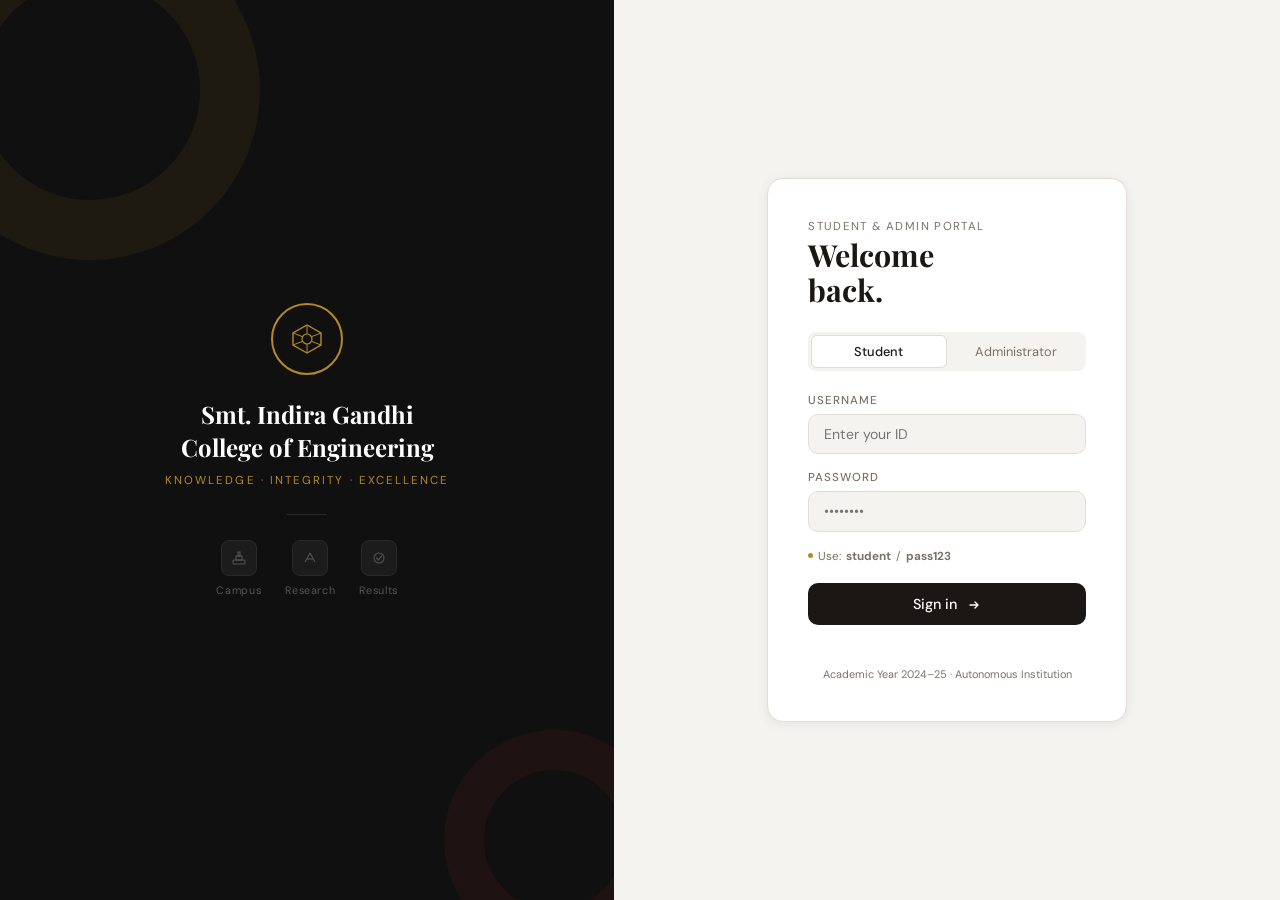
<file: index.html>
<!DOCTYPE html>
<html lang="en">
<head>
  <meta charset="UTF-8"/>
  <meta name="viewport" content="width=device-width, initial-scale=1.0"/>
  <title>SMT Indira Gandhi College of Engineering</title>
  <link href="https://fonts.googleapis.com/css2?family=Playfair+Display:wght@600;700&family=DM+Sans:wght@300;400;500&display=swap" rel="stylesheet"/>
  <style>
    *, *::before, *::after { box-sizing: border-box; margin: 0; padding: 0; }
    :root {
      --bg:      #f5f3ef;
      --surface: #ffffff;
      --border:  #e2ddd6;
      --ink:     #1a1714;
      --muted:   #7a7269;
      --accent:  #c0392b;
      --gold:    #b5892a;
      --green:   #1a7a4a;
      --radius:  10px;
      --shadow:  0 2px 12px rgba(0,0,0,.07);
      --font-h:  'Playfair Display', serif;
      --font-b:  'DM Sans', sans-serif;
    }
    body { font-family: var(--font-b); background: var(--bg); color: var(--ink); min-height: 100vh; }
    @keyframes popIn { from{transform:scale(.95);opacity:0} to{transform:scale(1);opacity:1} }
 
    /* ── Page switcher ── */
    .page { display: none; }
    .page.active { display: flex; }
 
    /* ══════════ LOGIN ══════════ */
    #login-page { min-height: 100vh; }
    .login-bg { display: flex; width: 100%; min-height: 100vh; }
 
    .login-left {
      width: 48%; background: #111010;
      display: flex; flex-direction: column; align-items: center; justify-content: center;
      padding: 3rem 2.5rem; position: relative; overflow: hidden;
    }
    .lp-left-arc {
      position: absolute; width: 340px; height: 340px; border-radius: 50%;
      border: 60px solid rgba(181,137,42,.08); top: -80px; left: -80px; pointer-events: none;
    }
    .lp-left-arc2 {
      position: absolute; width: 220px; height: 220px; border-radius: 50%;
      border: 40px solid rgba(192,57,43,.07); bottom: -50px; right: -50px; pointer-events: none;
    }
    .lp-crest {
      width: 72px; height: 72px; border: 2px solid var(--gold); border-radius: 50%;
      display: flex; align-items: center; justify-content: center;
      margin-bottom: 1.4rem; position: relative; z-index: 1;
    }
    .lp-crest svg { width: 36px; height: 36px; }
    .college-brand { position: relative; z-index: 1; text-align: center; }
    .college-brand h1 {
      font-family: var(--font-h); font-size: clamp(1.2rem, 2vw, 1.5rem);
      color: #fff; line-height: 1.4; margin-bottom: .5rem;
    }
    .college-brand p { color: var(--gold); font-size: .72rem; letter-spacing: .18em; text-transform: uppercase; }
    .lp-divider { width: 40px; height: 1px; background: #2a2a2a; margin: 1.6rem auto; }
    .lp-pillars { display: flex; gap: 1.5rem; justify-content: center; position: relative; z-index: 1; }
    .lp-pillar { text-align: center; }
    .lp-pillar-icon {
      width: 36px; height: 36px; border-radius: 8px;
      background: #1c1c1c; border: 1px solid #2a2a2a;
      display: flex; align-items: center; justify-content: center; margin: 0 auto .4rem;
    }
    .lp-pillar-label { font-size: .67rem; color: #555; letter-spacing: .06em; }
 
    .login-right { flex: 1; display: flex; align-items: center; justify-content: center; padding: 3rem; }
    .login-box {
      width: 100%; max-width: 360px; background: var(--surface);
      border: 1px solid var(--border); border-radius: 16px;
      padding: 2.5rem; box-shadow: var(--shadow);
    }
    .lp-greeting { font-size: .72rem; letter-spacing: .12em; text-transform: uppercase; color: var(--muted); margin-bottom: .3rem; }
    .login-box h2 { font-family: var(--font-h); font-size: 1.9rem; line-height: 1.15; margin-bottom: 1.5rem; }
    .login-toggle {
      display: flex; background: var(--bg); border-radius: 8px;
      padding: 3px; gap: 3px; margin-bottom: 1.4rem;
    }
    .toggle-btn {
      flex: 1; padding: .42rem; border: none; border-radius: 6px;
      background: transparent; font-family: var(--font-b); font-size: .8rem;
      color: var(--muted); cursor: pointer; transition: all .2s;
    }
    .toggle-btn.active { background: var(--surface); color: var(--ink); font-weight: 500; border: 1px solid var(--border); }
    .form-group { margin-bottom: 1rem; }
    .form-group label { display: block; font-size: .72rem; font-weight: 500; color: var(--muted); text-transform: uppercase; letter-spacing: .08em; margin-bottom: .35rem; }
    .form-group input {
      width: 100%; padding: .65rem .9rem; border: 1px solid var(--border); border-radius: var(--radius);
      font-family: var(--font-b); font-size: .88rem; background: var(--bg); color: var(--ink);
      outline: none; transition: border .2s;
    }
    .form-group input:focus { border-color: var(--gold); }
    .login-hint { font-size: .73rem; color: var(--muted); margin-bottom: 1.2rem; display: flex; align-items: center; gap: 5px; }
    .hint-dot { width: 5px; height: 5px; border-radius: 50%; background: var(--gold); flex-shrink: 0; display: inline-block; }
    .login-err { font-size: .78rem; color: var(--accent); margin-top: .6rem; min-height: 1.1em; text-align: center; }
    .lp-footer-note { font-size: .68rem; color: var(--muted); text-align: center; margin-top: 1.2rem; }
    .btn-primary {
      background: var(--ink); color: #fff; border: none; border-radius: var(--radius);
      padding: .75rem 1.5rem; font-family: var(--font-b); font-size: .9rem; font-weight: 500;
      cursor: pointer; transition: background .2s, transform .1s; width: 100%;
    }
    .btn-primary:hover { background: #333; }
    .btn-primary:active { transform: scale(.98); }
 
    /* ══════════ STUDENT APP ══════════ */
    #student-app { display: none; min-height: 100vh; font-family: var(--font-b); background: var(--bg); color: var(--ink); }
    #student-app.active { display: flex; }
 
    #st-sidebar {
      width: 220px; min-height: 100vh; background: var(--ink);
      display: flex; flex-direction: column; padding: 1.5rem 1rem;
      position: fixed; top: 0; left: 0; bottom: 0; z-index: 100; overflow-y: auto;
    }
    .st-brand { display: flex; align-items: center; gap: .7rem; padding-bottom: 1.3rem; border-bottom: 1px solid #262626; margin-bottom: 1.2rem; }
    .st-crest {
      width: 36px; height: 36px; border: 1.5px solid var(--gold); border-radius: 50%;
      display: flex; align-items: center; justify-content: center; flex-shrink: 0;
    }
    .st-brand-text { font-family: var(--font-h); color: #fff; font-size: .9rem; line-height: 1.2; }
    .st-brand-sub  { font-size: .65rem; color: #555; text-transform: uppercase; letter-spacing: .1em; margin-top: 2px; }
    .st-nav-label  { font-size: .63rem; text-transform: uppercase; letter-spacing: .14em; color: #444; margin: 1.1rem 0 .45rem .3rem; }
    .st-nav-item {
      display: flex; align-items: center; gap: .5rem; padding: .52rem .75rem;
      border-radius: 8px; color: #888; font-size: .84rem; cursor: pointer;
      transition: background .15s, color .15s; margin-bottom: 2px; user-select: none;
    }
    .st-nav-item:hover { background: #1e1e1e; color: #ddd; }
    .st-nav-item.active { background: var(--gold); color: #fff; font-weight: 500; }
    .ni-dot { width: 7px; height: 7px; border-radius: 50%; background: currentColor; opacity: .5; flex-shrink: 0; }
    .st-sidebar-footer { margin-top: auto; padding-top: 1rem; border-top: 1px solid #262626; }
    .st-user-row { display: flex; align-items: center; gap: .6rem; margin-bottom: .8rem; }
    .st-avatar {
      width: 32px; height: 32px; border-radius: 50%; background: #2a2a2a;
      display: flex; align-items: center; justify-content: center;
      font-size: .75rem; color: var(--gold); font-weight: 500; flex-shrink: 0;
    }
    .st-user-name { font-size: .82rem; color: #ccc; }
    .st-user-role { font-size: .67rem; color: #555; }
    .st-btn-logout {
      width: 100%; padding: .5rem; border: 1px solid #2a2a2a; border-radius: 8px;
      background: transparent; color: #666; font-family: var(--font-b); font-size: .8rem;
      cursor: pointer; transition: all .2s;
    }
    .st-btn-logout:hover { background: #1e1e1e; color: #aaa; }
 
    #st-main { margin-left: 220px; flex: 1; padding: 2rem 2.2rem; min-height: 100vh; }
    .st-topbar { display: flex; align-items: center; justify-content: space-between; margin-bottom: 2rem; }
    .st-page-title { font-family: var(--font-h); font-size: 1.7rem; }
    .st-page-sub   { font-size: .8rem; color: var(--muted); margin-top: 2px; }
    .st-upload-btn {
      display: flex; align-items: center; gap: .5rem; padding: .55rem 1.2rem;
      background: var(--ink); color: #fff; border: none; border-radius: 8px;
      font-family: var(--font-b); font-size: .84rem; font-weight: 500;
      cursor: pointer; transition: background .2s; flex-shrink: 0;
    }
    .st-upload-btn:hover { background: #333; }
 
    /* Year blocks */
    .st-year-block { background: var(--surface); border: 1px solid var(--border); border-radius: 14px; margin-bottom: 1.2rem; overflow: hidden; }
    .st-year-header { display: flex; align-items: center; justify-content: space-between; padding: 1.1rem 1.4rem; cursor: pointer; user-select: none; transition: background .15s; }
    .st-year-header:hover { background: #faf9f7; }
    .st-year-title { display: flex; align-items: center; gap: .7rem; }
    .st-year-tag { font-size: .7rem; font-weight: 500; padding: 3px 10px; border-radius: 20px; text-transform: uppercase; letter-spacing: .07em; }
    .st-year-tag.sy { background: #e8f4fd; color: #1a5e9a; }
    .st-year-tag.ty { background: #eaf3de; color: #3b6d11; }
    .st-year-tag.fy { background: #faeeda; color: #854f0b; }
    .st-year-name { font-family: var(--font-h); font-size: 1.05rem; }
    .st-chevron { width: 18px; height: 18px; transition: transform .25s; color: var(--muted); }
    .st-year-block.open .st-chevron { transform: rotate(180deg); }
    .st-year-body { display: none; padding: 0 1.4rem 1.4rem; border-top: 1px solid var(--border); }
    .st-year-block.open .st-year-body { display: block; }
 
    /* Sub tabs */
    .st-sub-tab-row { display: flex; gap: .45rem; padding: 1rem 0 .9rem; flex-wrap: wrap; }
    .st-sub-tab {
      padding: .4rem 1rem; border-radius: 20px; border: 1px solid var(--border);
      background: var(--bg); font-family: var(--font-b); font-size: .78rem;
      color: var(--muted); cursor: pointer; transition: all .18s;
    }
    .st-sub-tab.active { background: var(--ink); color: #fff; border-color: var(--ink); }
    .st-sub-panel { display: none; }
    .st-sub-panel.active { display: block; }
 
    /* File cards */
    .st-file-grid { display: grid; grid-template-columns: repeat(auto-fill, minmax(210px, 1fr)); gap: 1rem; }
    .st-file-card {
      background: var(--bg); border: 1px solid var(--border); border-radius: 12px;
      padding: 1.1rem 1rem; display: flex; flex-direction: column; gap: .35rem;
      transition: box-shadow .18s, transform .18s;
    }
    .st-file-card:hover { box-shadow: var(--shadow); transform: translateY(-2px); }
    .st-file-icon     { font-size: 1.8rem; margin-bottom: .15rem; }
    .st-file-name     { font-weight: 500; font-size: .88rem; line-height: 1.35; color: var(--ink); }
    .st-file-subject  { font-size: .75rem; color: var(--muted); }
    .st-file-uploader { font-size: .72rem; color: var(--muted); }
    .st-file-footer {
      display: flex; align-items: center; justify-content: space-between;
      margin-top: .55rem; padding-top: .6rem; border-top: 1px solid var(--border);
    }
    .st-badge { display: inline-flex; align-items: center; gap: 4px; padding: 3px 8px; border-radius: 20px; font-size: .68rem; font-weight: 500; }
    .st-badge.approved { background: #d1e7dd; color: #0a3622; }
    .st-badge.pending  { background: #fff3cd; color: #856404; }
    .st-badge.rejected { background: #f8d7da; color: #842029; }
    .st-dl-btn {
      display: inline-flex; align-items: center; gap: 4px; padding: .32rem .75rem;
      background: var(--ink); color: #fff; border: none; border-radius: 6px;
      font-family: var(--font-b); font-size: .72rem; cursor: pointer; transition: background .18s;
    }
    .st-dl-btn:hover { background: #333; }
    .st-empty { text-align: center; color: var(--muted); font-size: .84rem; padding: 2rem 1rem; grid-column: 1 / -1; }
 
    /* My Uploads table */
    .st-table-wrap { background: var(--surface); border: 1px solid var(--border); border-radius: 14px; overflow: hidden; }
    .st-table { width: 100%; border-collapse: collapse; }
    .st-table th {
      font-size: .68rem; text-transform: uppercase; letter-spacing: .09em; color: var(--muted);
      font-weight: 500; padding: .65rem 1.1rem; text-align: left; border-bottom: 1px solid var(--border); background: var(--bg);
    }
    .st-table td { padding: .78rem 1.1rem; font-size: .85rem; border-bottom: 1px solid #f0ede8; vertical-align: middle; }
    .st-table tr:last-child td { border-bottom: none; }
    .st-table tr:hover td { background: #faf9f7; }
 
    /* Upload Modal */
    .st-modal-overlay { display: none; position: fixed; inset: 0; background: rgba(0,0,0,.4); z-index: 999; align-items: center; justify-content: center; }
    .st-modal-overlay.open { display: flex; }
    .st-modal-box { background: var(--surface); border-radius: 16px; padding: 2rem; width: min(440px, 94vw); box-shadow: 0 8px 40px rgba(0,0,0,.18); animation: popIn .2s ease; }
    .st-modal-box h3 { font-family: var(--font-h); font-size: 1.3rem; margin-bottom: .25rem; }
    .st-modal-sub { font-size: .8rem; color: var(--muted); margin-bottom: 1.4rem; }
    .st-form-group { margin-bottom: 1rem; }
    .st-form-group label { display: block; font-size: .72rem; font-weight: 500; color: var(--muted); text-transform: uppercase; letter-spacing: .08em; margin-bottom: .35rem; }
    .st-form-group input, .st-form-group select {
      width: 100%; padding: .65rem .9rem; border: 1px solid var(--border); border-radius: var(--radius);
      font-family: var(--font-b); font-size: .88rem; background: var(--bg); color: var(--ink); outline: none; transition: border .2s;
    }
    .st-form-group input:focus, .st-form-group select:focus { border-color: var(--gold); }
    .st-modal-actions { display: flex; gap: .7rem; justify-content: flex-end; margin-top: 1.4rem; }
    .st-btn-cancel { padding: .6rem 1.2rem; border: 1px solid var(--border); border-radius: var(--radius); background: transparent; font-family: var(--font-b); font-size: .86rem; color: var(--muted); cursor: pointer; transition: all .18s; }
    .st-btn-cancel:hover { background: var(--bg); color: var(--ink); }
    .st-btn-submit { padding: .6rem 1.4rem; border: none; border-radius: var(--radius); background: var(--ink); color: #fff; font-family: var(--font-b); font-size: .86rem; font-weight: 500; cursor: pointer; transition: background .2s; }
    .st-btn-submit:hover { background: #333; }
 
    /* Toast */
    #st-toast {
      position: fixed; bottom: 2rem; left: 50%; transform: translateX(-50%) translateY(80px);
      background: var(--ink); color: #fff; border-radius: 12px; padding: .75rem 1.5rem;
      font-size: .85rem; box-shadow: 0 4px 20px rgba(0,0,0,.25); z-index: 9999;
      transition: transform .3s cubic-bezier(.34,1.56,.64,1), opacity .3s;
      opacity: 0; pointer-events: none; white-space: nowrap;
    }
    #st-toast.show { transform: translateX(-50%) translateY(0); opacity: 1; }
 
    @media (max-width: 700px) {
      .login-left { display: none; }
      .login-right { padding: 2rem 1.4rem; }
      #st-sidebar { width: 180px; }
      #st-main { margin-left: 180px; padding: 1.2rem; }
    }
  </style>
</head>
<body>
 
<!-- ══════════ LOGIN PAGE ══════════ -->
<div id="login-page" class="page active">
  <div class="login-bg">
    <div class="login-left">
      <div class="lp-left-arc"></div>
      <div class="lp-left-arc2"></div>
      <div class="lp-crest">
        <svg viewBox="0 0 36 36" fill="none">
          <polygon points="18,4 32,12 32,24 18,32 4,24 4,12" stroke="#b5892a" stroke-width="1.4" fill="none"/>
          <circle cx="18" cy="18" r="5" stroke="#b5892a" stroke-width="1.2" fill="none"/>
          <line x1="18" y1="4" x2="18" y2="13" stroke="#b5892a" stroke-width="1"/>
          <line x1="18" y1="23" x2="18" y2="32" stroke="#b5892a" stroke-width="1"/>
          <line x1="4" y1="12" x2="13" y2="15.5" stroke="#b5892a" stroke-width="1"/>
          <line x1="23" y1="20.5" x2="32" y2="24" stroke="#b5892a" stroke-width="1"/>
          <line x1="4" y1="24" x2="13" y2="20.5" stroke="#b5892a" stroke-width="1"/>
          <line x1="23" y1="15.5" x2="32" y2="12" stroke="#b5892a" stroke-width="1"/>
        </svg>
      </div>
      <div class="college-brand">
        <h1>Smt. Indira Gandhi<br/>College of Engineering</h1>
        <p>Knowledge · Integrity · Excellence</p>
      </div>
      <div class="lp-divider"></div>
      <div class="lp-pillars">
        <div class="lp-pillar">
          <div class="lp-pillar-icon">
            <svg width="16" height="16" viewBox="0 0 16 16" fill="none">
              <rect x="2" y="10" width="12" height="4" rx="1" stroke="#555" stroke-width="1.1"/>
              <rect x="5" y="6" width="6" height="4" stroke="#555" stroke-width="1.1"/>
              <rect x="7" y="2" width="2" height="4" stroke="#555" stroke-width="1.1"/>
            </svg>
          </div>
          <div class="lp-pillar-label">Campus</div>
        </div>
        <div class="lp-pillar">
          <div class="lp-pillar-icon">
            <svg width="16" height="16" viewBox="0 0 16 16" fill="none">
              <path d="M3 12 L8 3 L13 12" stroke="#555" stroke-width="1.1" stroke-linejoin="round"/>
              <line x1="5" y1="9" x2="11" y2="9" stroke="#555" stroke-width="1.1"/>
            </svg>
          </div>
          <div class="lp-pillar-label">Research</div>
        </div>
        <div class="lp-pillar">
          <div class="lp-pillar-icon">
            <svg width="16" height="16" viewBox="0 0 16 16" fill="none">
              <circle cx="8" cy="8" r="5" stroke="#555" stroke-width="1.1"/>
              <path d="M5.5 8 L7.5 10 L10.5 6" stroke="#555" stroke-width="1.1" stroke-linecap="round" stroke-linejoin="round"/>
            </svg>
          </div>
          <div class="lp-pillar-label">Results</div>
        </div>
      </div>
    </div>
 
    <div class="login-right">
      <div class="login-box">
        <div class="lp-greeting">Student &amp; Admin Portal</div>
        <h2 id="login-title">Welcome<br/>back.</h2>
        <div class="login-toggle">
          <button class="toggle-btn active" id="btn-student" onclick="switchRole('student')">Student</button>
          <button class="toggle-btn" id="btn-admin" onclick="switchRole('admin')">Administrator</button>
        </div>
        <div class="form-group">
          <label>Username</label>
          <input type="text" id="login-user" placeholder="Enter your ID" onkeydown="if(event.key==='Enter')doLogin()"/>
        </div>
        <div class="form-group">
          <label>Password</label>
          <input type="password" id="login-pass" placeholder="••••••••" onkeydown="if(event.key==='Enter')doLogin()"/>
        </div>
        <p class="login-hint" id="login-hint"><span class="hint-dot"></span> Use: <b>student</b> / <b>pass123</b></p>
        <button class="btn-primary" onclick="doLogin()">
          Sign in
          <svg width="14" height="14" viewBox="0 0 14 14" fill="none" style="margin-left:6px;vertical-align:middle">
            <path d="M3 7h8M8 4l3 3-3 3" stroke="#fff" stroke-width="1.4" stroke-linecap="round" stroke-linejoin="round"/>
          </svg>
        </button>
        <p class="login-err" id="login-err"></p>
        <p class="lp-footer-note">Academic Year 2024–25 · Autonomous Institution</p>
      </div>
    </div>
  </div>
</div>
 
<!-- ══════════ STUDENT APP ══════════ -->
<div id="student-app">
 
  <aside id="st-sidebar">
    <div class="st-brand">
      <div class="st-crest">
        <svg width="18" height="18" viewBox="0 0 36 36" fill="none">
          <polygon points="18,4 32,12 32,24 18,32 4,24 4,12" stroke="#b5892a" stroke-width="1.6" fill="none"/>
          <circle cx="18" cy="18" r="5" stroke="#b5892a" stroke-width="1.4" fill="none"/>
        </svg>
      </div>
      <div>
        <div class="st-brand-text">SIGCE</div>
        <div class="st-brand-sub">Student Portal</div>
      </div>
    </div>
 
    <nav>
      <div class="st-nav-label">Browse</div>
      <div class="st-nav-item active" id="st-nav-sy" onclick="stShowYear('sy')">
        <span class="ni-dot"></span> Second Year
      </div>
      <div class="st-nav-item" id="st-nav-ty" onclick="stShowYear('ty')">
        <span class="ni-dot"></span> Third Year
      </div>
      <div class="st-nav-item" id="st-nav-fy" onclick="stShowYear('fy')">
        <span class="ni-dot"></span> Final Year
      </div>
      <div class="st-nav-label">My Activity</div>
      <div class="st-nav-item" id="st-nav-mine" onclick="stShowMyUploads()">
        <span class="ni-dot"></span> My Submissions
      </div>
    </nav>
 
    <div class="st-sidebar-footer">
      <div class="st-user-row">
        <div class="st-avatar" id="st-avatar">PS</div>
        <div>
          <div class="st-user-name" id="st-user-name">Priya Sharma</div>
          <div class="st-user-role">Student</div>
        </div>
      </div>
      <button class="st-btn-logout" onclick="doLogout()">← Logout</button>
    </div>
  </aside>
 
  <main id="st-main">
    <div class="st-topbar">
      <div>
        <div class="st-page-title" id="st-page-title">Second Year</div>
        <div class="st-page-sub" id="st-page-sub">Browse and download approved study materials</div>
      </div>
      <button class="st-upload-btn" onclick="stOpenUpload()">
        <svg width="13" height="13" viewBox="0 0 14 14" fill="none" stroke="#fff" stroke-width="2" stroke-linecap="round">
          <path d="M7 2v10M2 7h10"/>
        </svg>
        Upload Material
      </button>
    </div>
 
    <!-- Browse Panel -->
    <div id="st-panel-browse">
      <!-- Second Year -->
      <div class="st-year-block open" id="st-yb-sy">
        <div class="st-year-header" onclick="stToggleYear('sy')">
          <div class="st-year-title">
            <span class="st-year-tag sy">2nd</span>
            <span class="st-year-name">Second Year</span>
          </div>
          <svg class="st-chevron" viewBox="0 0 24 24" fill="none" stroke="currentColor" stroke-width="2"><path d="M6 9l6 6 6-6"/></svg>
        </div>
        <div class="st-year-body">
          <div class="st-sub-tab-row">
            <button class="st-sub-tab active" onclick="stSwitchSub('sy','notes',this)">📄 Notes</button>
            <button class="st-sub-tab" onclick="stSwitchSub('sy','assignments',this)">📝 Assignments</button>
            <button class="st-sub-tab" onclick="stSwitchSub('sy','experiments',this)">🔬 Experiments</button>
            <button class="st-sub-tab" onclick="stSwitchSub('sy','pyq',this)">📚 PYQs</button>
          </div>
          <div id="st-sy-notes"       class="st-sub-panel active"><div class="st-file-grid" id="stg-sy-notes"></div></div>
          <div id="st-sy-assignments" class="st-sub-panel"><div class="st-file-grid" id="stg-sy-assignments"></div></div>
          <div id="st-sy-experiments" class="st-sub-panel"><div class="st-file-grid" id="stg-sy-experiments"></div></div>
          <div id="st-sy-pyq"         class="st-sub-panel"><div class="st-file-grid" id="stg-sy-pyq"></div></div>
        </div>
      </div>
 
      <!-- Third Year -->
      <div class="st-year-block open" id="st-yb-ty">
        <div class="st-year-header" onclick="stToggleYear('ty')">
          <div class="st-year-title">
            <span class="st-year-tag ty">3rd</span>
            <span class="st-year-name">Third Year</span>
          </div>
          <svg class="st-chevron" viewBox="0 0 24 24" fill="none" stroke="currentColor" stroke-width="2"><path d="M6 9l6 6 6-6"/></svg>
        </div>
        <div class="st-year-body">
          <div class="st-sub-tab-row">
            <button class="st-sub-tab active" onclick="stSwitchSub('ty','notes',this)">📄 Notes</button>
            <button class="st-sub-tab" onclick="stSwitchSub('ty','assignments',this)">📝 Assignments</button>
            <button class="st-sub-tab" onclick="stSwitchSub('ty','experiments',this)">🔬 Experiments</button>
            <button class="st-sub-tab" onclick="stSwitchSub('ty','pyq',this)">📚 PYQs</button>
          </div>
          <div id="st-ty-notes"       class="st-sub-panel active"><div class="st-file-grid" id="stg-ty-notes"></div></div>
          <div id="st-ty-assignments" class="st-sub-panel"><div class="st-file-grid" id="stg-ty-assignments"></div></div>
          <div id="st-ty-experiments" class="st-sub-panel"><div class="st-file-grid" id="stg-ty-experiments"></div></div>
          <div id="st-ty-pyq"         class="st-sub-panel"><div class="st-file-grid" id="stg-ty-pyq"></div></div>
        </div>
      </div>
 
      <!-- Final Year -->
      <div class="st-year-block open" id="st-yb-fy">
        <div class="st-year-header" onclick="stToggleYear('fy')">
          <div class="st-year-title">
            <span class="st-year-tag fy">Final</span>
            <span class="st-year-name">Final Year</span>
          </div>
          <svg class="st-chevron" viewBox="0 0 24 24" fill="none" stroke="currentColor" stroke-width="2"><path d="M6 9l6 6 6-6"/></svg>
        </div>
        <div class="st-year-body">
          <div class="st-sub-tab-row">
            <button class="st-sub-tab active" onclick="stSwitchSub('fy','notes',this)">📄 Notes</button>
            <button class="st-sub-tab" onclick="stSwitchSub('fy','assignments',this)">📝 Assignments</button>
            <button class="st-sub-tab" onclick="stSwitchSub('fy','experiments',this)">🔬 Experiments</button>
            <button class="st-sub-tab" onclick="stSwitchSub('fy','pyq',this)">📚 PYQs</button>
          </div>
          <div id="st-fy-notes"       class="st-sub-panel active"><div class="st-file-grid" id="stg-fy-notes"></div></div>
          <div id="st-fy-assignments" class="st-sub-panel"><div class="st-file-grid" id="stg-fy-assignments"></div></div>
          <div id="st-fy-experiments" class="st-sub-panel"><div class="st-file-grid" id="stg-fy-experiments"></div></div>
          <div id="st-fy-pyq"         class="st-sub-panel"><div class="st-file-grid" id="stg-fy-pyq"></div></div>
        </div>
      </div>
    </div>
 
    <!-- My Uploads Panel -->
    <div id="st-panel-mine" style="display:none">
      <div class="st-table-wrap">
        <div id="st-mine-body"></div>
      </div>
    </div>
  </main>
</div>
 
<!-- Upload Modal -->
<div class="st-modal-overlay" id="st-upload-modal">
  <div class="st-modal-box">
    <h3>Upload Material</h3>
    <p class="st-modal-sub">Your file will be reviewed by the admin before being published.</p>
    <div class="st-form-group">
      <label>Year</label>
      <select id="st-up-year">
        <option value="sy">Second Year</option>
        <option value="ty">Third Year</option>
        <option value="fy">Final Year</option>
      </select>
    </div>
    <div class="st-form-group">
      <label>Type</label>
      <select id="st-up-type">
        <option value="notes">📄 Notes</option>
        <option value="assignments">📝 Assignments</option>
        <option value="experiments">🔬 Experiments</option>
        <option value="pyq">📚 PYQs</option>
      </select>
    </div>
    <div class="st-form-group">
      <label>Title</label>
      <input type="text" id="st-up-title" placeholder="e.g. Unit 3 – Data Structures"/>
    </div>
    <div class="st-form-group">
      <label>Subject</label>
      <input type="text" id="st-up-subject" placeholder="e.g. Computer Science"/>
    </div>
    <div class="st-form-group">
      <label>File (optional)</label>
      <input type="file" id="st-up-file"/>
    </div>
    <div class="st-modal-actions">
      <button class="st-btn-cancel" onclick="stCloseUpload()">Cancel</button>
      <button class="st-btn-submit" onclick="stSubmitUpload()">Submit for Approval</button>
    </div>
  </div>
</div>
 
<div id="st-toast">✅ Submitted! Awaiting admin approval.</div>
 
<script>
/* ══════════════════════════════
   SHARED DATA via localStorage
══════════════════════════════ */
const DEFAULT_FILES = [
  { id:1,  year:'sy', type:'notes',       title:'Unit 1 – Engineering Maths',         subject:'Mathematics',         uploader:'Rahul Sharma',  date:'2025-03-01', status:'approved', fileUrl:null },
  { id:2,  year:'sy', type:'assignments', title:'Assignment 2 – Circuits',            subject:'Electronics',         uploader:'Sneha Patil',   date:'2025-03-10', status:'approved', fileUrl:null },
  { id:3,  year:'sy', type:'assignments', title:'Assignment 4 – Logic Gates',         subject:'Digital Electronics', uploader:'Rahul Sharma',  date:'2025-03-12', status:'approved', fileUrl:null },
  { id:4,  year:'sy', type:'experiments', title:"Exp 1 – Ohm's Law",                  subject:'Physics Lab',         uploader:'Kiran Desai',   date:'2025-03-08', status:'approved', fileUrl:null },
  { id:5,  year:'sy', type:'notes',       title:'Thermodynamics Notes',               subject:'Mech Engg',           uploader:'Karan Mehta',   date:'2025-03-17', status:'pending',  fileUrl:null },
  { id:6,  year:'ty', type:'notes',       title:'Computer Networks – Unit 4',         subject:'CN',                  uploader:'Deepa Verma',   date:'2025-03-06', status:'approved', fileUrl:null },
  { id:7,  year:'ty', type:'assignments', title:'DBMS Assignment – ER Diagrams',      subject:'DBMS',                uploader:'Anita Rao',     date:'2025-03-11', status:'approved', fileUrl:null },
  { id:8,  year:'ty', type:'experiments', title:'Exp 4 – Bubble Sort Lab',            subject:'DSA Lab',             uploader:'Amit Joshi',    date:'2025-03-13', status:'approved', fileUrl:null },
  { id:9,  year:'ty', type:'pyq',         title:'2023 End-Sem Paper',                 subject:'DBMS',                uploader:'Anita Rao',     date:'2025-03-15', status:'approved', fileUrl:null },
  { id:10, year:'fy', type:'notes',       title:'Deep Learning – Unit 5',             subject:'AI & ML',             uploader:'Riya Shah',     date:'2025-03-04', status:'approved', fileUrl:null },
  { id:11, year:'fy', type:'assignments', title:'ML Assignment – Linear Regression',  subject:'Machine Learning',    uploader:'Riya Shah',     date:'2025-03-07', status:'approved', fileUrl:null },
  { id:12, year:'fy', type:'experiments', title:'Exp 2 – Neural Network Training',   subject:'AI Lab',              uploader:'Pooja Reddy',   date:'2025-03-05', status:'approved', fileUrl:null },
  { id:13, year:'fy', type:'pyq',         title:'Cloud Computing PYQ 2023',           subject:'Cloud Computing',     uploader:'Aman Jain',     date:'2025-03-21', status:'approved', fileUrl:null },
  { id:14, year:'sy', type:'experiments', title:'Exp 3 – RC Circuit Response',        subject:'Electronics Lab',     uploader:'Priya Nair',    date:'2025-03-15', status:'pending',  fileUrl:null },
  { id:15, year:'ty', type:'assignments', title:'OS Assignment – Scheduling Algos',   subject:'Operating Systems',   uploader:'Vivek Singh',   date:'2025-03-14', status:'pending',  fileUrl:null },
];
 
function loadFiles() {
  try {
    const raw = localStorage.getItem('sigce_files');
    return raw ? JSON.parse(raw) : JSON.parse(JSON.stringify(DEFAULT_FILES));
  } catch(e) { return JSON.parse(JSON.stringify(DEFAULT_FILES)); }
}
 
function saveFiles(arr) {
  try { localStorage.setItem('sigce_files', JSON.stringify(arr)); } catch(e) {}
}
 
function getNextId() {
  try { return parseInt(localStorage.getItem('sigce_nextid') || '16'); } catch(e) { return 16; }
}
function saveNextId(n) {
  try { localStorage.setItem('sigce_nextid', String(n)); } catch(e) {}
}
 
// Init storage if empty
if (!localStorage.getItem('sigce_files')) {
  saveFiles(JSON.parse(JSON.stringify(DEFAULT_FILES)));
}
 
/* ══════════════════
   CONSTANTS
══════════════════ */
const USERS = {
  student: { pass: 'pass123', name: 'Priya Sharma', role: 'student' },
  admin:   { pass: 'admin123', name: 'Dr. Mehta',   role: 'admin'   }
};
const YEAR_LABELS = { sy: 'Second Year', ty: 'Third Year', fy: 'Final Year' };
const TYPE_LABELS = { notes: 'Notes', assignments: 'Assignments', experiments: 'Experiments', pyq: 'PYQs' };
const TYPE_ICONS  = { notes: '📄', assignments: '📝', experiments: '🔬', pyq: '📚' };
 
let currentUser = null;
let currentRole = 'student';
 
/* ══════════════════
   LOGIN
══════════════════ */
function switchRole(role) {
  currentRole = role;
  document.getElementById('btn-student').classList.toggle('active', role === 'student');
  document.getElementById('btn-admin').classList.toggle('active', role === 'admin');
  document.getElementById('login-title').innerHTML = role === 'admin' ? 'Admin<br/>Login.' : 'Welcome<br/>back.';
  document.getElementById('login-hint').innerHTML  = role === 'admin'
    ? '<span class="hint-dot"></span> Use: <b>admin</b> / <b>admin123</b>'
    : '<span class="hint-dot"></span> Use: <b>student</b> / <b>pass123</b>';
  document.getElementById('login-err').textContent = '';
  document.getElementById('login-user').value = '';
  document.getElementById('login-pass').value = '';
}
 
function doLogin() {
  const u   = document.getElementById('login-user').value.trim();
  const p   = document.getElementById('login-pass').value.trim();
  const err = document.getElementById('login-err');
  const key = currentRole === 'admin' ? 'admin' : 'student';
 
  if (u === key && p === USERS[key].pass) {
    currentUser = USERS[key];
    err.textContent = '';
    // ✅ SAVE SESSION so reload doesn't log out
    sessionStorage.setItem('sigce_user', JSON.stringify(currentUser));
    if (currentRole === 'admin') {
      window.location.href = 'admin.html';
      return;
    }
    showStudentApp();
  } else {
    err.textContent = 'Invalid credentials. Try again.';
  }
}
 
function doLogout() {
  currentUser = null;
  // ✅ CLEAR SESSION on logout
  sessionStorage.removeItem('sigce_user');
  document.getElementById('student-app').classList.remove('active');
  document.getElementById('login-page').classList.add('active');
  document.getElementById('login-user').value = '';
  document.getElementById('login-pass').value = '';
  switchRole('student');
}
 
/* ══════════════════
   STUDENT APP
══════════════════ */
function showStudentApp() {
  document.getElementById('login-page').classList.remove('active');
  document.getElementById('student-app').classList.add('active');
  const name = currentUser.name;
  document.getElementById('st-user-name').textContent = name;
  document.getElementById('st-avatar').textContent =
    name.split(' ').map(w => w[0]).join('').slice(0, 2).toUpperCase();
  stRenderAllGrids();
  stShowYear('sy');
}
 
function stShowYear(yr) {
  ['sy','ty','fy'].forEach(y =>
    document.getElementById('st-nav-' + y).classList.toggle('active', y === yr)
  );
  document.getElementById('st-nav-mine').classList.remove('active');
  document.getElementById('st-panel-browse').style.display = 'block';
  document.getElementById('st-panel-mine').style.display   = 'none';
  document.getElementById('st-page-title').textContent = YEAR_LABELS[yr];
  document.getElementById('st-page-sub').textContent   = 'Browse and download approved study materials';
}
 
function stToggleYear(yr) {
  document.getElementById('st-yb-' + yr).classList.toggle('open');
}
 
function stSwitchSub(year, type, btn) {
  btn.closest('.st-sub-tab-row').querySelectorAll('.st-sub-tab')
    .forEach(b => b.classList.remove('active'));
  btn.classList.add('active');
  btn.closest('.st-year-body').querySelectorAll('.st-sub-panel')
    .forEach(p => p.classList.remove('active'));
  document.getElementById('st-' + year + '-' + type).classList.add('active');
}
 
function stRenderAllGrids() {
  const files = loadFiles();
  ['sy','ty','fy'].forEach(yr =>
    ['notes','assignments','experiments','pyq'].forEach(tp =>
      stRenderGrid(yr, tp, files)
    )
  );
}
 
function stRenderGrid(yr, tp, files) {
  const grid = document.getElementById('stg-' + yr + '-' + tp);
  if (!grid) return;
  const list = files.filter(f => f.year === yr && f.type === tp && f.status === 'approved');
  if (!list.length) {
    grid.innerHTML = '<p class="st-empty">No approved materials yet in this section.</p>';
    return;
  }
  grid.innerHTML = list.map(f => `
    <div class="st-file-card">
      <div class="st-file-icon">${TYPE_ICONS[f.type]}</div>
      <div class="st-file-name">${escHtml(f.title)}</div>
      <div class="st-file-subject">${escHtml(f.subject)}</div>
      <div class="st-file-uploader">by ${escHtml(f.uploader)}</div>
      <div class="st-file-footer">
        <span class="st-badge approved">✓ Approved</span>
        <button class="st-dl-btn" onclick="stDownload(${f.id})">
          <svg width="11" height="11" viewBox="0 0 14 14" fill="none" stroke="#fff" stroke-width="2" stroke-linecap="round" stroke-linejoin="round">
            <path d="M7 2v7M4 6l3 3 3-3"/><path d="M2 11h10"/>
          </svg>
          Download
        </button>
      </div>
    </div>
  `).join('');
}
 
function escHtml(s) {
  return String(s).replace(/&/g,'&amp;').replace(/</g,'&lt;').replace(/>/g,'&gt;').replace(/"/g,'&quot;');
}
 
function stDownload(id) {
  const files = loadFiles();
  const f = files.find(x => x.id === id);
  if (!f) return;
  const content = `Title: ${f.title}\nSubject: ${f.subject}\nYear: ${YEAR_LABELS[f.year]}\nType: ${TYPE_LABELS[f.type]}\nUploaded by: ${f.uploader}\n\n[Demo file — in production the actual uploaded file would download here.]`;
  const blob = new Blob([content], { type: 'text/plain' });
  const url  = URL.createObjectURL(blob);
  const a    = document.createElement('a');
  a.href = url; a.download = f.title + '.txt'; a.click();
  URL.revokeObjectURL(url);
}
 
/* ══════════════════
   MY SUBMISSIONS
══════════════════ */
function stShowMyUploads() {
  ['sy','ty','fy'].forEach(y =>
    document.getElementById('st-nav-' + y).classList.remove('active')
  );
  document.getElementById('st-nav-mine').classList.add('active');
  document.getElementById('st-panel-browse').style.display = 'none';
  document.getElementById('st-panel-mine').style.display   = 'block';
  document.getElementById('st-page-title').textContent = 'My Submissions';
  document.getElementById('st-page-sub').textContent   = 'Track the status of your uploaded materials';
  stRenderMyUploads();
}
 
function stRenderMyUploads() {
  const files = loadFiles();
  const mine = files.filter(f => f.uploader === currentUser.name);
  const container = document.getElementById('st-mine-body');
  if (!mine.length) {
    container.innerHTML = `<p style="text-align:center;padding:3rem;color:var(--muted);font-size:.88rem">
      You haven't uploaded anything yet.<br/>Click <b>Upload Material</b> to get started!
    </p>`;
    return;
  }
  container.innerHTML = `
    <table class="st-table">
      <thead><tr><th>Title</th><th>Year</th><th>Type</th><th>Subject</th><th>Status</th></tr></thead>
      <tbody>
        ${mine.map(f => `
          <tr>
            <td style="font-weight:500">${escHtml(f.title)}</td>
            <td style="color:var(--muted)">${YEAR_LABELS[f.year]}</td>
            <td style="color:var(--muted)">${TYPE_ICONS[f.type]} ${TYPE_LABELS[f.type]}</td>
            <td style="color:var(--muted)">${escHtml(f.subject)}</td>
            <td><span class="st-badge ${f.status}">
              ${f.status === 'approved' ? '✓ Approved' : f.status === 'pending' ? '⏳ Pending' : '✕ Rejected'}
            </span></td>
          </tr>
        `).join('')}
      </tbody>
    </table>
  `;
}
 
/* ══════════════════
   UPLOAD MODAL
══════════════════ */
function stOpenUpload() {
  document.getElementById('st-upload-modal').classList.add('open');
}
 
function stCloseUpload() {
  document.getElementById('st-upload-modal').classList.remove('open');
  document.getElementById('st-up-title').value   = '';
  document.getElementById('st-up-subject').value = '';
  document.getElementById('st-up-file').value    = '';
}
 
document.getElementById('st-upload-modal').addEventListener('click', function(e) {
  if (e.target === this) stCloseUpload();
});
 
function stSubmitUpload() {
  const year    = document.getElementById('st-up-year').value;
  const type    = document.getElementById('st-up-type').value;
  const title   = document.getElementById('st-up-title').value.trim();
  const subject = document.getElementById('st-up-subject').value.trim();
  if (!title || !subject) {
    alert('Please fill in the Title and Subject fields.');
    return;
  }
  const files  = loadFiles();
  const nextId = getNextId();
  const today  = new Date();
  const dateStr = today.getFullYear() + '-' +
    String(today.getMonth()+1).padStart(2,'0') + '-' +
    String(today.getDate()).padStart(2,'0');
 
  files.push({ id: nextId, year, type, title, subject, uploader: currentUser.name, date: dateStr, status: 'pending', fileUrl: null });
  saveFiles(files);
  saveNextId(nextId + 1);
 
  stCloseUpload();
  stShowToast();
  stRenderAllGrids();
  if (document.getElementById('st-panel-mine').style.display !== 'none') {
    stRenderMyUploads();
  }
}
 
function stShowToast() {
  const t = document.getElementById('st-toast');
  t.classList.add('show');
  setTimeout(() => t.classList.remove('show'), 3500);
}

/* ══════════════════════════════
   ✅ SESSION RESTORE ON RELOAD
══════════════════════════════ */
(function restoreSession() {
  try {
    const saved = sessionStorage.getItem('sigce_user');
    if (saved) {
      currentUser = JSON.parse(saved);
      if (currentUser.role === 'student') {
        showStudentApp();
      }
      // admin session is handled by admin.html redirect
    }
  } catch(e) {}
})();
</script>
</body>
</html>
</file>
